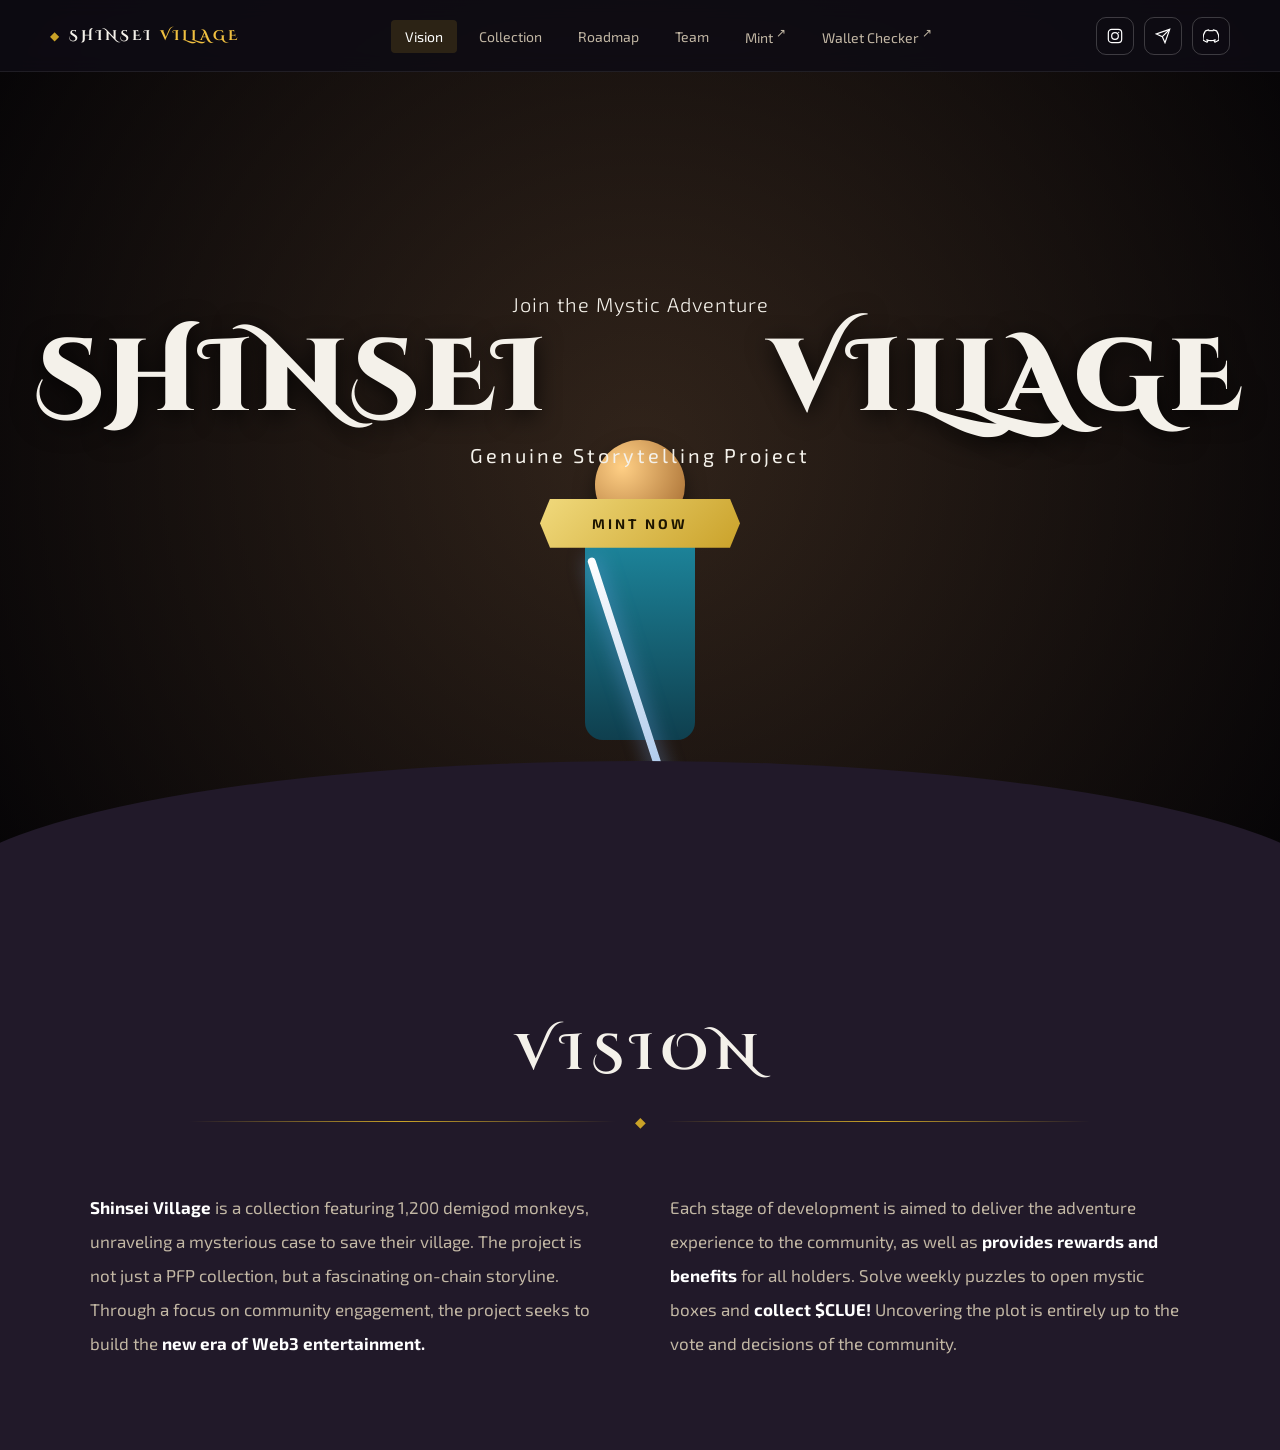
<file: 2nd/index.html>
<!DOCTYPE html>
<html lang="en">
<head>
  <meta charset="UTF-8" />
  <meta name="viewport" content="width=device-width, initial-scale=1.0" />
  <title>Shinsei Village – Genuine Storytelling Project</title>
  <link rel="preconnect" href="https://fonts.googleapis.com" />
  <link rel="preconnect" href="https://fonts.gstatic.com" crossorigin />
  <link href="https://fonts.googleapis.com/css2?family=Cinzel:wght@400;700;900&family=Cinzel+Decorative:wght@700;900&family=IM+Fell+English:ital@0;1&family=Exo+2:wght@300;400;600;700&display=swap" rel="stylesheet" />
  <link rel="stylesheet" href="style.css" />
</head>
<body>

  <nav class="navbar">
    <div class="nav-logo">
      <span class="logo-icon">&#9670;</span>
      <span class="logo-text">SHINSEI <span class="logo-village">VILLAGE</span></span>
    </div>
    <ul class="nav-links">
      <li><a href="#" class="active">Vision</a></li>
      <li><a href="#">Collection</a></li>
      <li><a href="#">Roadmap</a></li>
      <li><a href="#">Team</a></li>
      <li><a href="#">Mint <sup>&#8599;</sup></a></li>
      <li><a href="#">Wallet Checker <sup>&#8599;</sup></a></li>
    </ul>
    <div class="nav-socials">
      <a href="#" class="social-btn" aria-label="Instagram">
        <svg viewBox="0 0 24 24" fill="none" stroke="currentColor" stroke-width="1.8"><rect x="2" y="2" width="20" height="20" rx="5"/><circle cx="12" cy="12" r="5"/><circle cx="17.5" cy="6.5" r="1" fill="currentColor" stroke="none"/></svg>
      </a>
      <a href="#" class="social-btn" aria-label="Telegram">
        <svg viewBox="0 0 24 24" fill="none" stroke="currentColor" stroke-width="1.8"><path d="M22 2L11 13"/><path d="M22 2L15 22l-4-9-9-4 20-7z"/></svg>
      </a>
      <a href="#" class="social-btn" aria-label="Discord">
        <svg viewBox="0 0 24 24" fill="none" stroke="currentColor" stroke-width="1.8"><path d="M20.317 4.37a19.791 19.791 0 0 0-4.885-1.515.074.074 0 0 0-.079.037c-.21.375-.444.864-.608 1.25a18.27 18.27 0 0 0-5.487 0 12.64 12.64 0 0 0-.617-1.25.077.077 0 0 0-.079-.037A19.736 19.736 0 0 0 3.677 4.37a.07.07 0 0 0-.032.027C.533 9.046-.32 13.58.099 18.057a.082.082 0 0 0 .031.057 19.9 19.9 0 0 0 5.993 3.03.078.078 0 0 0 .084-.028c.462-.63.874-1.295 1.226-1.994a.076.076 0 0 0-.041-.106 13.107 13.107 0 0 1-1.872-.892.077.077 0 0 1-.008-.128 10.2 10.2 0 0 0 .372-.292.074.074 0 0 1 .077-.01c3.928 1.793 8.18 1.793 12.062 0a.074.074 0 0 1 .078.01c.12.098.246.198.373.292a.077.077 0 0 1-.006.127 12.299 12.299 0 0 1-1.873.892.077.077 0 0 0-.041.107c.36.698.772 1.362 1.225 1.993a.076.076 0 0 0 .084.028 19.839 19.839 0 0 0 6.002-3.03.077.077 0 0 0 .032-.054c.5-5.177-.838-9.674-3.549-13.66a.061.061 0 0 0-.031-.03z"/></svg>
      </a>
    </div>
  </nav>

  <section class="hero">
    <div class="hero-bg"></div>
    <div class="hero-overlay"></div>

    <div class="hero-content">
      <p class="hero-sub">Join the Mystic Adventure</p>
      <h1 class="hero-title">
        <span class="title-left">SHINSEI</span>
        <span class="title-spacer"></span>
        <span class="title-right">VILLAGE</span>
      </h1>
      <p class="hero-tagline">Genuine Storytelling Project</p>
      <a href="#" class="mint-btn">MINT NOW</a>
    </div>

    <div class="hero-character" aria-hidden="true">
      <div class="character-placeholder">
        <div class="char-body">
          <div class="char-head"></div>
          <div class="char-torso"></div>
          <div class="char-sword"></div>
        </div>
      </div>
    </div>

    <div class="hero-curve"></div>
  </section>

  <section class="vision-section" id="vision">
    <div class="vision-header">
      <h2 class="vision-title">VISION</h2>
      <div class="vision-divider">
        <span class="divider-line"></span>
        <span class="divider-diamond">&#9670;</span>
        <span class="divider-line"></span>
      </div>
    </div>

    <div class="vision-grid">
      <div class="vision-col">
        <p><strong>Shinsei Village</strong> is a collection featuring 1,200 demigod monkeys, unraveling a mysterious case to save their village. The project is not just a PFP collection, but a fascinating on-chain storyline. Through a focus on community engagement, the project seeks to build the <strong>new era of Web3 entertainment.</strong></p>
      </div>
      <div class="vision-col">
        <p>Each stage of development is aimed to deliver the adventure experience to the community, as well as <strong>provides rewards and benefits</strong> for all holders. Solve weekly puzzles to open mystic boxes and <strong>collect $CLUE!</strong> Uncovering the plot is entirely up to the vote and decisions of the community.</p>
      </div>
    </div>
  </section>

</body>
</html>
</file>
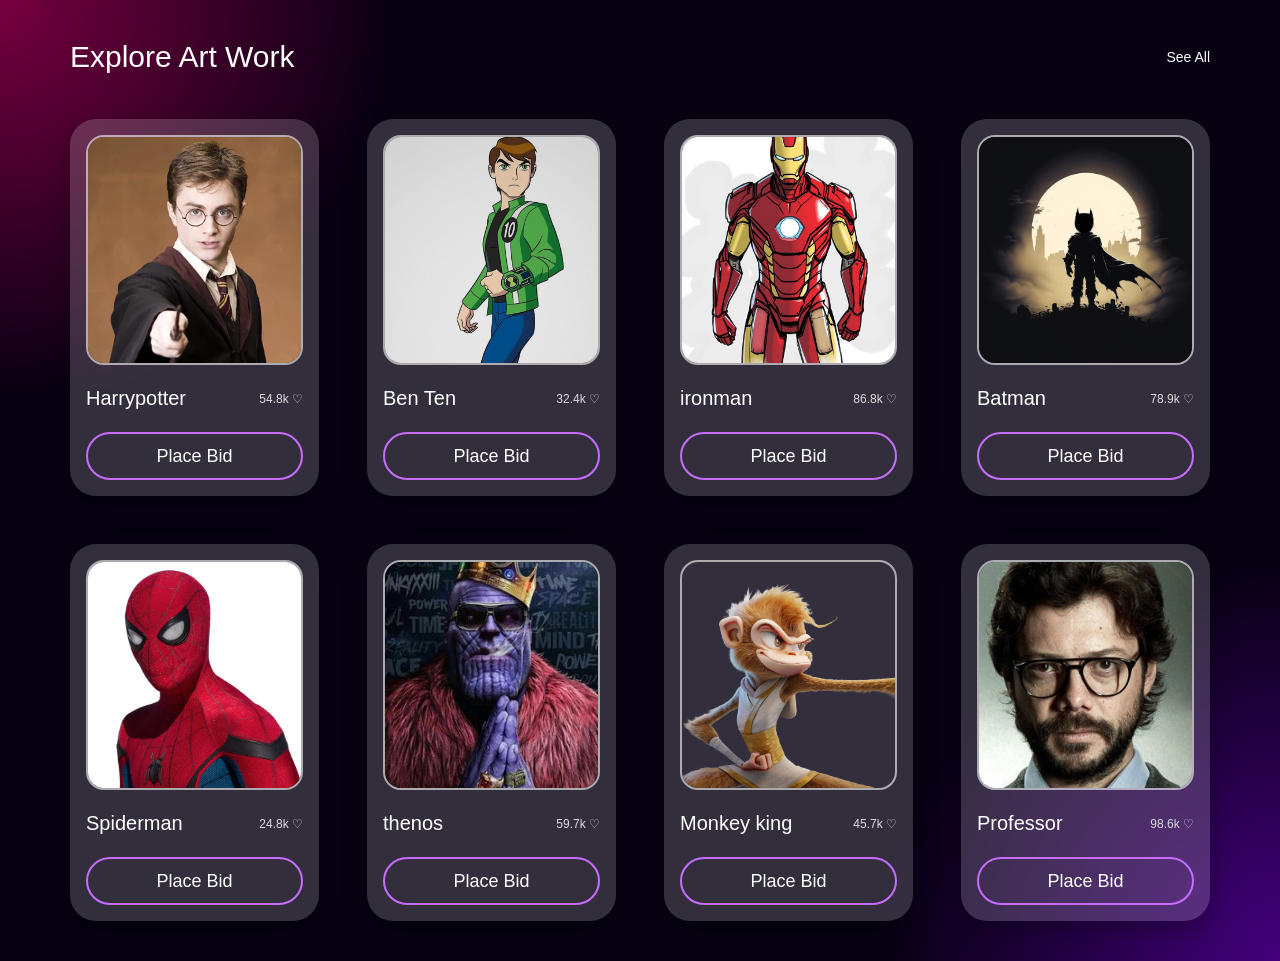
<file: 2nd/index1.html>
<!DOCTYPE html>
<html lang="en">
<head>
  <meta charset="UTF-8">
  <meta name="viewport" content="width=device-width, initial-scale=1.0">
  <title>Explore Artwork UI</title>

  <link rel="stylesheet" href="style1.css">
</head>
<body>

  <section class="explore">

    <div class="heading">
      <h2>Explore Art Work</h2>
      <a href="#">See All</a>
    </div>

    <div class="cards">

      <!-- Card 1 -->
      <div class="card">
        <img src="./Harrypotter.webp" alt="">

        <div class="info">
          <h3>Harrypotter</h3>
          <span>54.8k ♡</span>
        </div>

        <button>Place Bid</button>
      </div>

      <!-- Card 2 -->
      <div class="card">
        <img src="./ben10.jpg" alt="">

        <div class="info">
          <h3>Ben Ten</h3>
          <span>32.4k ♡</span>
        </div>

        <button>Place Bid</button>
      </div>

      <!-- Card 3 -->
      <div class="card">
        <img src="./ironman.jpg" alt="">

        <div class="info">
          <h3>ironman</h3>
          <span>86.8k ♡</span>
        </div>

        <button>Place Bid</button>
      </div>

      <!-- Card 4 -->
      <div class="card">
        <img src="./batman.avif" alt="">

        <div class="info">
          <h3>Batman</h3>
          <span>78.9k ♡</span>
        </div>

        <button>Place Bid</button>
      </div>

      <!-- Card 5 -->
      <div class="card">
        <img src="./spider.jpg" alt="">

        <div class="info">
          <h3>Spiderman</h3>
          <span>24.8k ♡</span>
        </div>

        <button>Place Bid</button>
      </div>

      <!-- Card 6 -->
      <div class="card">
        <img src="./thenos.jpg" alt="">

        <div class="info">
          <h3>thenos</h3>
          <span>59.7k ♡</span>
        </div>

        <button>Place Bid</button>
      </div>

      <!-- Card 7 -->
      <div class="card">
        <img src="./Untitled (1).png" alt="">

        <div class="info">
          <h3>Monkey king</h3>
          <span>45.7k ♡</span>
        </div>

        <button>Place Bid</button>
      </div>

      <!-- Card 8 -->
      <div class="card">
        <img src="./intro-1587390568.jpg" alt="">

        <div class="info">
          <h3>Professor</h3>
          <span>98.6k ♡</span>
        </div>

        <button>Place Bid</button>
      </div>

    </div>

  </section>

</body>
</html>
</file>
<file: 2nd/style.css>
*,
*::before,
*::after{
    margin:0;
    padding:0;
    box-sizing:border-box;
}

:root{
    --gold:#c9a227;
    --gold-light:#f0c040;
    --gold-dark:#8b6a10;
    --bg-dark:#18131f;
    --section-bg:#211929;
    --text:#f4f1ea;
    --muted:#c2b7a4;
    --nav-bg:rgba(14,12,20,0.88);

    --font-display:'Cinzel Decorative', serif;
    --font-main:'Exo 2', sans-serif;
}

html{
    scroll-behavior:smooth;
}

body{
    font-family:var(--font-main);
    background:var(--bg-dark);
    color:var(--text);
    overflow-x:hidden;
}

/* ================= NAVBAR ================= */

.navbar{
    width:100%;
    height:72px;
    padding:0 50px;

    display:grid;
    grid-template-columns:auto 1fr auto;
    align-items:center;
    gap:30px;

    position:fixed;
    top:0;
    left:0;

    z-index:1000;

    background:var(--nav-bg);
    backdrop-filter:blur(10px);

    border-bottom:1px solid rgba(255,255,255,0.08);
}

.nav-logo{
    display:flex;
    align-items:center;
    gap:10px;
}

.logo-icon{
    color:var(--gold);
    font-size:12px;
}

.logo-text{
    font-size:14px;
    font-weight:700;
    letter-spacing:3px;
    font-family:var(--font-display);
}

.logo-village{
    color:var(--gold-light);
}

.nav-links{
    display:flex;
    justify-content:center;
    align-items:center;
    list-style:none;
    gap:8px;
}

.nav-links li a{
    text-decoration:none;
    color:var(--muted);

    padding:8px 14px;
    border-radius:4px;

    font-size:14px;
    transition:0.3s;
}

.nav-links li a:hover,
.nav-links li a.active{
    background:rgba(201,162,39,0.16);
    color:#fff;
}

.nav-socials{
    display:flex;
    align-items:center;
    gap:10px;
}

.social-btn{
    width:38px;
    height:38px;

    display:flex;
    justify-content:center;
    align-items:center;

    border-radius:10px;

    color:#fff;
    border:1px solid rgba(255,255,255,0.2);

    transition:0.3s;
}

.social-btn:hover{
    border-color:var(--gold);
    background:rgba(201,162,39,0.15);
}

.social-btn svg{
    width:16px;
    height:16px;
}

/* ================= HERO ================= */

.hero{
    width:100%;
    min-height:100vh;

    position:relative;
    overflow:hidden;

    display:grid;
    place-items:center;
}

.hero-bg{
    position:absolute;
    inset:0;

    background:
    linear-gradient(rgba(0,0,0,0.45),rgba(0,0,0,0.45)),
    url("https://images.unsplash.com/photo-1506744038136-46273834b3fb?q=80&w=1600&auto=format&fit=crop");

    background-size:cover;
    background-position:center;

    transform:scale(1.05);
}

.hero-overlay{
    position:absolute;
    inset:0;

    background:
    radial-gradient(circle at center,
    rgba(255,180,80,0.15),
    rgba(0,0,0,0.65));
}

.hero-content{
    position:relative;
    z-index:20;

    text-align:center;

    display:grid;
    gap:12px;

    margin-top:-60px;
}

.hero-sub{
    font-size:20px;
    font-weight:300;
    letter-spacing:1px;
}

.hero-title{
    display:grid;
    grid-template-columns:auto auto auto;
    align-items:center;
    justify-content:center;

    font-family:var(--font-display);

    font-size:clamp(3rem,8vw,7rem);
    font-weight:900;

    line-height:1;
    letter-spacing:4px;

    text-shadow:
    0 5px 25px rgba(0,0,0,0.8);
}

.title-spacer{
    width:220px;
}

.hero-tagline{
    font-size:20px;
    letter-spacing:3px;
    margin-bottom:20px;
}

.mint-btn{
    justify-self:center;

    padding:16px 52px;

    background:
    linear-gradient(
    135deg,
    #f0d97c,
    #caa22a
    );

    color:#1c1400;

    text-decoration:none;

    font-size:14px;
    font-weight:700;
    letter-spacing:3px;

    position:relative;

    clip-path:polygon(
    10px 0,
    calc(100% - 10px) 0,
    100% 50%,
    calc(100% - 10px) 100%,
    10px 100%,
    0 50%
    );

    transition:0.3s;
}

.mint-btn:hover{
    transform:translateY(-3px);
}

/* ================= CHARACTER ================= */

.hero-character{
    position:absolute;

    bottom:0;
    left:50%;

    transform:translateX(-50%);

    width:320px;
    height:580px;

    z-index:15;
}

.character-placeholder{
    width:100%;
    height:100%;

    position:relative;
}

.char-body{
    position:absolute;
    bottom:0;
    left:50%;

    transform:translateX(-50%);

    width:180px;
    height:460px;
}

.char-head{
    position:absolute;
    top:0;
    left:50%;

    transform:translateX(-50%);

    width:90px;
    height:90px;

    border-radius:50%;

    background:
    radial-gradient(circle at 30% 30%,
    #ffcf85,
    #9c6228);

    box-shadow:0 10px 20px rgba(0,0,0,0.5);
}

.char-torso{
    position:absolute;

    top:80px;
    left:50%;

    transform:translateX(-50%);

    width:110px;
    height:220px;

    border-radius:18px;

    background:
    linear-gradient(
    180deg,
    #1e8ca3,
    #0f3f4e
    );
}

.char-sword{
    position:absolute;

    top:110px;
    left:48%;

    width:8px;
    height:320px;

    background:
    linear-gradient(
    180deg,
    #ffffff,
    #8db5e4
    );

    border-radius:20px;

    transform:rotate(-18deg);

    box-shadow:
    0 0 20px rgba(130,180,255,0.6);
}

/* ================= CURVE ================= */

.hero-curve{
    position:absolute;

    bottom:-1px;
    left:-5%;

    width:110%;
    height:140px;

    background:var(--section-bg);

    border-radius:
    50% 50% 0 0 /
    100% 100% 0 0;

    z-index:18;
}

/* ================= VISION ================= */

.vision-section{
    position:relative;

    background:var(--section-bg);

    padding:120px 6% 90px;

    z-index:20;
}

.vision-header{
    text-align:center;
    margin-bottom:60px;
}

.vision-title{
    font-size:50px;
    letter-spacing:8px;

    font-family:var(--font-display);

    margin-bottom:25px;
}

.vision-divider{
    display:grid;
    grid-template-columns:1fr auto 1fr;
    align-items:center;

    gap:20px;

    max-width:900px;
    margin:auto;
}

.divider-line{
    height:1px;

    background:
    linear-gradient(
    90deg,
    transparent,
    var(--gold),
    transparent
    );
}

.divider-diamond{
    color:var(--gold);
    font-size:14px;
}

.vision-grid{
    max-width:1100px;
    margin:auto;

    display:grid;
    grid-template-columns:1fr 1fr;
    gap:60px;
}

.vision-col p{
    font-size:17px;
    line-height:2;
    color:var(--muted);
}

.vision-col strong{
    color:#fff;
}

/* ================= RESPONSIVE ================= */

@media(max-width:992px){

    .navbar{
        padding:0 20px;
    }

    .nav-links li a{
        font-size:12px;
        padding:6px 8px;
    }

    .hero-title{
        font-size:5rem;
    }

    .title-spacer{
        width:120px;
    }

    .vision-grid{
        grid-template-columns:1fr;
    }
}

@media(max-width:768px){

    .navbar{
        grid-template-columns:1fr auto;
    }

    .nav-links{
        display:none;
    }

    .hero-title{
        font-size:3rem;
    }

    .title-spacer{
        width:40px;
    }

    .hero-sub{
        font-size:16px;
    }

    .hero-tagline{
        font-size:14px;
    }

    .hero-character{
        width:240px;
        height:450px;
    }

    .vision-title{
        font-size:36px;
    }

    .vision-col p{
        font-size:15px;
    }
}
</file>
<file: 2nd/style1.css>
/* style.css */

*{
    margin: 0;
    padding: 0;
    box-sizing: border-box;
}

body{
    min-height: 100vh;
    font-family: Arial, sans-serif;
    color: white;
    overflow-x: hidden;

    background:
    radial-gradient(circle at top left, rgba(255,0,120,0.45), transparent 25%),
    radial-gradient(circle at bottom right, rgba(140,0,255,0.45), transparent 25%),
    #070012;
}

/* Main Section */

.explore{
    width: 100%;
    padding: 40px 70px;
}

/* Top Heading */

.heading{
    display: flex;
    justify-content: space-between;
    align-items: center;
    margin-bottom: 45px;
}

.heading h2{
    font-size: 30px;
    font-weight: 500;
}

.heading a{
    color: white;
    text-decoration: none;
    font-size: 14px;
}

/* Cards Grid */

.cards{
    display: grid;
    grid-template-columns: repeat(4, 1fr);
    gap: 48px;
}

/* Card */

.card{
    background: rgba(255,255,255,0.18);
    border-radius: 26px;
    padding: 16px;
    backdrop-filter: blur(14px);
    transition: 0.3s ease;
    box-shadow: 0 10px 25px rgba(0,0,0,0.3);
}

.card:hover{
    transform: translateY(-8px);
}

/* Image */

.card img{
    width: 100%;
    height: 230px;
    object-fit: cover;
    border-radius: 18px;
    border: 2px solid rgba(255,255,255,0.6);
}

/* Text Area */

.info{
    display: flex;
    justify-content: space-between;
    align-items: center;
    margin: 18px 0 22px;
}

.info h3{
    font-size: 20px;
    font-weight: 500;
}

.info span{
    font-size: 12px;
    color: #dddddd;
}

/* Button */

.card button{
    width: 100%;
    height: 48px;
    border-radius: 35px;
    border: 2px solid #c66dff;
    background: transparent;
    color: white;
    font-size: 18px;
    cursor: pointer;
    transition: 0.3s;
}

.card button:hover{
    background: #a84dff;
}

/* Responsive */

@media(max-width: 1200px){

    .cards{
        grid-template-columns: repeat(3, 1fr);
    }
}

@media(max-width: 900px){

    .cards{
        grid-template-columns: repeat(2, 1fr);
    }
}

@media(max-width: 600px){

    .explore{
        padding: 30px;
    }

    .cards{
        grid-template-columns: 1fr;
    }
}
</file>
